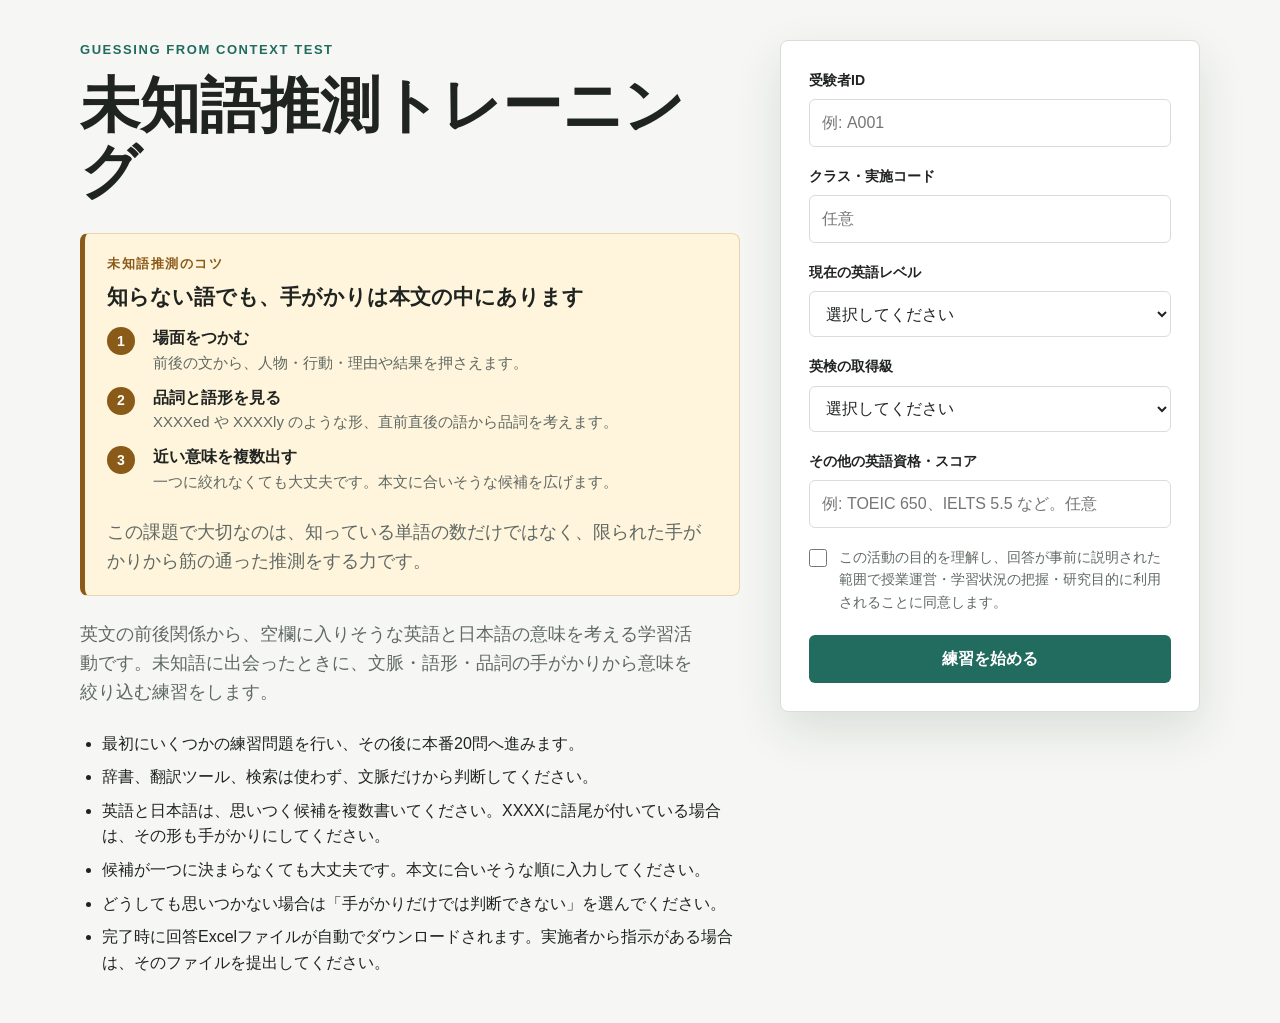
<file: index.html>
<!doctype html>
<html lang="ja">
  <head>
    <meta charset="utf-8">
    <meta name="viewport" content="width=device-width, initial-scale=1">
    <title>GCT 未知語推測トレーニング</title>
    <link rel="stylesheet" href="assets/styles.css">
  </head>
  <body>
    <main class="app-shell">
      <section id="intro-view" class="screen is-active" aria-labelledby="intro-title">
        <div class="intro-grid">
          <div class="intro-copy">
            <p class="eyebrow">Guessing from Context Test</p>
            <h1 id="intro-title">未知語推測トレーニング</h1>

            <section class="strategy-panel" aria-labelledby="strategy-title">
              <p class="eyebrow">未知語推測のコツ</p>
              <h2 id="strategy-title">知らない語でも、手がかりは本文の中にあります</h2>
              <ol class="strategy-list">
                <li>
                  <strong>場面をつかむ</strong>
                  <span>前後の文から、人物・行動・理由や結果を押さえます。</span>
                </li>
                <li>
                  <strong>品詞と語形を見る</strong>
                  <span>XXXXed や XXXXly のような形、直前直後の語から品詞を考えます。</span>
                </li>
                <li>
                  <strong>近い意味を複数出す</strong>
                  <span>一つに絞れなくても大丈夫です。本文に合いそうな候補を広げます。</span>
                </li>
              </ol>
              <p class="strategy-note">
                この課題で大切なのは、知っている単語の数だけではなく、限られた手がかりから筋の通った推測をする力です。
              </p>
            </section>

            <p>
              英文の前後関係から、空欄に入りそうな英語と日本語の意味を考える学習活動です。未知語に出会ったときに、文脈・語形・品詞の手がかりから意味を絞り込む練習をします。
            </p>
            <ul class="instruction-list">
              <li>最初にいくつかの練習問題を行い、その後に本番20問へ進みます。</li>
              <li>辞書、翻訳ツール、検索は使わず、文脈だけから判断してください。</li>
              <li>英語と日本語は、思いつく候補を複数書いてください。XXXXに語尾が付いている場合は、その形も手がかりにしてください。</li>
              <li>候補が一つに決まらなくても大丈夫です。本文に合いそうな順に入力してください。</li>
              <li>どうしても思いつかない場合は「手がかりだけでは判断できない」を選んでください。</li>
              <li>完了時に回答Excelファイルが自動でダウンロードされます。実施者から指示がある場合は、そのファイルを提出してください。</li>
            </ul>
          </div>

          <form id="participant-form" class="panel" autocomplete="off">
            <div id="draft-banner" class="draft-banner is-hidden" role="status" aria-live="polite">
              <p>
                <strong>途中の回答があります</strong>
                <span>同じ受験者の場合は続きから再開できます。共有端末で別の受験者が使う場合は、新しく開始してください。</span>
              </p>
              <div class="draft-actions">
                <button id="resume-draft-button" class="secondary-action" type="button">続きから再開</button>
                <button id="clear-draft-button" class="text-action" type="button">新しく開始</button>
              </div>
            </div>

            <div class="field">
              <label for="participant-id">受験者ID</label>
              <input id="participant-id" name="participantId" type="text" placeholder="例: A001">
            </div>

            <div class="field">
              <label for="group-code">クラス・実施コード</label>
              <input id="group-code" name="groupCode" type="text" placeholder="任意">
            </div>

            <div class="field">
              <label for="english-level">現在の英語レベル</label>
              <select id="english-level" name="englishLevel">
                <option value="">選択してください</option>
                <option value="beginner">初級</option>
                <option value="lower_intermediate">初中級</option>
                <option value="intermediate">中級</option>
                <option value="upper_intermediate">中上級</option>
                <option value="advanced">上級</option>
              </select>
            </div>

            <div class="field">
              <label for="eiken-level">英検の取得級</label>
              <select id="eiken-level" name="eikenLevel">
                <option value="">選択してください</option>
                <option value="none">取得なし</option>
                <option value="grade_5">5級</option>
                <option value="grade_4">4級</option>
                <option value="grade_3">3級</option>
                <option value="pre_2">準2級</option>
                <option value="grade_2">2級</option>
                <option value="pre_1">準1級</option>
                <option value="grade_1">1級</option>
                <option value="not_sure">わからない</option>
                <option value="prefer_not_to_answer">回答しない</option>
              </select>
            </div>

            <div class="field">
              <label for="other-qualification">その他の英語資格・スコア</label>
              <input id="other-qualification" name="otherQualification" type="text" placeholder="例: TOEIC 650、IELTS 5.5 など。任意">
            </div>

            <label class="check-row">
              <input id="consent" name="consent" type="checkbox" required>
              <span>この活動の目的を理解し、回答が事前に説明された範囲で授業運営・学習状況の把握・研究目的に利用されることに同意します。</span>
            </label>

            <button class="primary-action" type="submit">練習を始める</button>
          </form>
        </div>
      </section>

      <section id="task-view" class="screen" aria-labelledby="task-title">
        <header class="task-header">
          <div>
            <p class="eyebrow">Context clue practice</p>
            <h2 id="task-title">文脈から推測</h2>
          </div>
          <div class="progress-block" aria-live="polite">
            <span id="progress-label">0 / 0</span>
            <div class="progress-track" aria-hidden="true">
              <div id="progress-bar" class="progress-bar"></div>
            </div>
          </div>
        </header>

        <article class="task-layout">
          <section class="passage-panel" aria-label="英文パッセージ">
            <div id="passage" class="passage"></div>
          </section>

          <form id="response-form" class="response-panel">
            <div class="field">
              <label for="answer-english">Q1. XXXXに入りそうな英語候補</label>
              <textarea id="answer-english" name="answerEnglish" rows="4" spellcheck="false" autocomplete="off" placeholder="例: 動詞や名詞など。1行に1つ、またはカンマで区切って入力"></textarea>
            </div>

            <div class="field">
              <label for="answer-japanese">Q2. その語が表しそうな日本語の意味</label>
              <textarea id="answer-japanese" name="answerJapanese" rows="4" autocomplete="off" placeholder="例: 近い意味を複数。1行に1つ、または読点・カンマで区切って入力"></textarea>
            </div>

            <label class="check-row">
              <input id="unknown" name="unknown" type="checkbox">
              <span>手がかりだけでは判断できない</span>
            </label>

            <div class="field">
              <div class="range-label">
                <label for="confidence">確信度</label>
                <output id="confidence-output" for="confidence">50</output>
              </div>
              <input id="confidence" name="confidence" type="range" min="0" max="100" step="1" value="50" aria-describedby="confidence-help">
              <div id="confidence-help" class="scale-help">
                <span>0: まったく自信がない</span>
                <span>100: とても自信がある</span>
              </div>
            </div>

            <div class="button-row">
              <button id="back-button" class="secondary-action" type="button">戻る</button>
              <button id="next-button" class="primary-action" type="submit">次へ</button>
            </div>
          </form>
        </article>
      </section>

      <section id="done-view" class="screen" aria-labelledby="done-title">
        <div class="done-panel">
          <p class="eyebrow">Completed</p>
          <h2 id="done-title">学習活動が完了しました</h2>
          <p id="submit-status">回答データを準備しています。</p>
          <p id="email-instruction" class="email-instruction">
            実施者から指示がある場合は、ダウンロードした回答Excelファイルを提出してください。
          </p>
          <div class="button-row">
            <a id="email-button" class="primary-action" href="#">提出メールを作成</a>
            <button id="download-button" class="secondary-action" type="button">回答Excelを再ダウンロード</button>
            <button id="restart-button" class="text-action" type="button">もう一度やり直す</button>
          </div>
        </div>
      </section>
    </main>

    <script src="config.js"></script>
    <script src="assets/app.js"></script>
  </body>
</html>
</file>
<file: assets/styles.css>
:root {
  color-scheme: light;
  --bg: #f6f7f4;
  --surface: #ffffff;
  --text: #202421;
  --muted: #606963;
  --line: #d8ddd6;
  --accent: #226b5f;
  --accent-strong: #164d44;
  --accent-soft: #d9ebe6;
  --skill: #8a5a18;
  --skill-soft: #fff4dc;
  --skill-line: #e8d5ae;
  --warning: #a44322;
  --shadow: 0 18px 48px rgba(27, 42, 34, 0.12);
}

* {
  box-sizing: border-box;
}

body {
  margin: 0;
  min-height: 100vh;
  background: var(--bg);
  color: var(--text);
  font-family: -apple-system, BlinkMacSystemFont, "Segoe UI", sans-serif;
  line-height: 1.6;
}

button,
input,
select,
a.primary-action,
a.secondary-action,
a.text-action {
  font: inherit;
}

.app-shell {
  width: min(1120px, calc(100% - 32px));
  margin: 0 auto;
  padding: 40px 0;
}

.screen {
  display: none;
}

.screen.is-active {
  display: block;
}

.intro-grid {
  display: grid;
  grid-template-columns: minmax(0, 1fr) minmax(320px, 420px);
  gap: 40px;
  align-items: start;
  min-height: calc(100vh - 80px);
}

.intro-copy h1,
.done-panel h2,
.task-header h2 {
  margin: 0;
  letter-spacing: 0;
  line-height: 1.1;
}

.intro-copy h1 {
  max-width: 720px;
  font-size: clamp(38px, 5vw, 60px);
}

.intro-copy p:not(.eyebrow) {
  max-width: 620px;
  margin: 24px 0 0;
  color: var(--muted);
  font-size: 18px;
}

.strategy-panel {
  max-width: 720px;
  margin: 28px 0 0;
  padding: 20px 22px;
  border: 1px solid var(--skill-line);
  border-left: 5px solid var(--skill);
  border-radius: 8px;
  background: var(--skill-soft);
}

.strategy-panel .eyebrow {
  margin-bottom: 8px;
  color: var(--skill);
}

.strategy-panel h2 {
  margin: 0;
  font-size: 21px;
  line-height: 1.35;
  letter-spacing: 0;
}

.strategy-list {
  display: grid;
  gap: 12px;
  margin: 16px 0 0;
  padding: 0;
  list-style: none;
  counter-reset: strategy;
}

.strategy-list li {
  display: grid;
  grid-template-columns: 34px 1fr;
  gap: 2px 12px;
  align-items: start;
  counter-increment: strategy;
}

.strategy-list li::before {
  grid-row: 1 / span 2;
  display: inline-flex;
  align-items: center;
  justify-content: center;
  width: 28px;
  height: 28px;
  border-radius: 999px;
  background: var(--skill);
  color: #fff;
  content: counter(strategy);
  font-size: 14px;
  font-weight: 800;
}

.strategy-list strong,
.strategy-list span {
  grid-column: 2;
}

.strategy-list strong {
  line-height: 1.35;
}

.strategy-list span {
  color: var(--muted);
  font-size: 15px;
}

.intro-copy .strategy-note {
  max-width: none;
  margin: 16px 0 0;
  color: #5f4a24;
  font-size: 15px;
}

.instruction-list {
  max-width: 680px;
  margin: 24px 0 0;
  padding-left: 22px;
  color: var(--text);
}

.instruction-list li {
  margin: 8px 0;
}

.eyebrow {
  margin: 0 0 12px;
  color: var(--accent);
  font-size: 13px;
  font-weight: 700;
  letter-spacing: 0.12em;
  text-transform: uppercase;
}

.panel,
.response-panel,
.passage-panel,
.done-panel {
  background: var(--surface);
  border: 1px solid var(--line);
  border-radius: 8px;
  box-shadow: var(--shadow);
}

.panel {
  padding: 28px;
}

.draft-banner {
  display: grid;
  gap: 14px;
  margin-bottom: 22px;
  padding: 16px;
  border: 1px solid var(--skill-line);
  border-radius: 8px;
  background: var(--skill-soft);
}

.draft-banner p {
  display: grid;
  gap: 4px;
  margin: 0;
}

.draft-banner strong {
  color: var(--text);
  font-size: 15px;
}

.draft-banner span {
  color: var(--muted);
  font-size: 14px;
}

.draft-actions {
  display: flex;
  flex-wrap: wrap;
  gap: 10px;
}

.draft-actions .secondary-action,
.draft-actions .text-action {
  flex: 1 1 150px;
}

.field {
  display: grid;
  gap: 8px;
  margin-bottom: 18px;
}

label,
.range-label {
  color: var(--text);
  font-size: 14px;
  font-weight: 700;
}

input[type="text"],
select,
textarea {
  width: 100%;
  min-height: 46px;
  border: 1px solid var(--line);
  border-radius: 6px;
  background: #fff;
  color: var(--text);
  padding: 10px 12px;
}

input[type="text"]:focus,
select:focus,
textarea:focus,
input[type="range"]:focus-visible,
button:focus-visible {
  outline: 3px solid rgba(34, 107, 95, 0.25);
  outline-offset: 2px;
}

textarea {
  min-height: 110px;
  resize: vertical;
}

textarea:disabled {
  background: #f1f3ef;
  color: var(--muted);
}

.check-row {
  display: grid;
  grid-template-columns: 20px 1fr;
  gap: 10px;
  align-items: start;
  margin: 8px 0 22px;
  color: var(--muted);
  font-weight: 500;
}

.check-row input {
  width: 18px;
  height: 18px;
  margin: 3px 0 0;
  accent-color: var(--accent);
}

.primary-action,
.secondary-action,
.text-action {
  display: inline-flex;
  align-items: center;
  justify-content: center;
  min-height: 44px;
  border-radius: 6px;
  border: 1px solid transparent;
  padding: 10px 16px;
  cursor: pointer;
  font-weight: 750;
  text-align: center;
  text-decoration: none;
}

.primary-action {
  width: 100%;
  background: var(--accent);
  color: #fff;
}

.primary-action:hover {
  background: var(--accent-strong);
}

.secondary-action {
  background: #fff;
  border-color: var(--line);
  color: var(--text);
}

.secondary-action:hover {
  border-color: var(--accent);
}

.text-action {
  background: transparent;
  color: var(--accent);
}

.task-header {
  display: flex;
  justify-content: space-between;
  gap: 24px;
  align-items: end;
  margin-bottom: 24px;
}

.task-header h2,
.done-panel h2 {
  font-size: 34px;
}

.progress-block {
  width: min(300px, 42vw);
}

#progress-label {
  display: block;
  margin-bottom: 8px;
  color: var(--muted);
  font-size: 14px;
  font-weight: 700;
  text-align: right;
}

.progress-track {
  height: 10px;
  overflow: hidden;
  border-radius: 999px;
  background: #e4e8e1;
}

.progress-bar {
  width: 0;
  height: 100%;
  border-radius: inherit;
  background: var(--accent);
  transition: width 180ms ease;
}

.task-layout {
  display: grid;
  grid-template-columns: minmax(0, 1fr) minmax(300px, 360px);
  gap: 24px;
  align-items: start;
}

.passage-panel {
  min-height: 360px;
  padding: 34px;
}

.passage {
  font-size: 22px;
  line-height: 1.85;
}

.blank {
  display: inline-flex;
  min-width: 82px;
  padding: 0 8px;
  justify-content: center;
  font-weight: 700;
  border-bottom: 3px solid var(--accent);
  color: var(--text);
  transform: translateY(-2px);
}

.response-panel {
  padding: 24px;
  position: sticky;
  top: 24px;
}

.range-label {
  display: flex;
  justify-content: space-between;
  gap: 12px;
}

input[type="range"] {
  width: 100%;
  accent-color: var(--accent);
}

.scale-help {
  display: flex;
  justify-content: space-between;
  gap: 12px;
  color: var(--muted);
  font-size: 12px;
}

.button-row {
  display: flex;
  flex-wrap: wrap;
  gap: 12px;
  align-items: center;
}

.button-row .primary-action,
.button-row .secondary-action {
  width: auto;
  flex: 1;
}

.button-row .text-action {
  flex: 1 1 100%;
}

.done-panel {
  width: min(680px, 100%);
  margin: 16vh auto 0;
  padding: 34px;
}

.done-panel p:not(.eyebrow) {
  color: var(--muted);
}

.done-panel code {
  color: var(--text);
  font-family: ui-monospace, SFMono-Regular, Menlo, Consolas, monospace;
  font-size: 0.95em;
}

.email-instruction {
  margin-top: 10px;
}

.is-hidden {
  display: none !important;
}

.error-text {
  color: var(--warning);
}

@media (max-width: 820px) {
  .app-shell {
    width: min(100% - 24px, 720px);
    padding: 24px 0;
  }

  .intro-grid,
  .task-layout {
    grid-template-columns: 1fr;
  }

  .intro-grid {
    min-height: auto;
    gap: 28px;
  }

  .intro-copy h1 {
    font-size: 46px;
  }

  .strategy-panel {
    padding: 16px;
  }

  .strategy-panel h2 {
    font-size: 19px;
  }

  .strategy-list {
    gap: 10px;
  }

  .strategy-list span,
  .intro-copy .strategy-note {
    font-size: 14px;
  }

  .task-header {
    align-items: stretch;
    flex-direction: column;
  }

  .progress-block {
    width: 100%;
  }

  #progress-label {
    text-align: left;
  }

  .passage-panel {
    min-height: 0;
    padding: 24px;
  }

  .passage {
    font-size: 18px;
  }

  .response-panel {
    position: static;
  }
}
</file>
